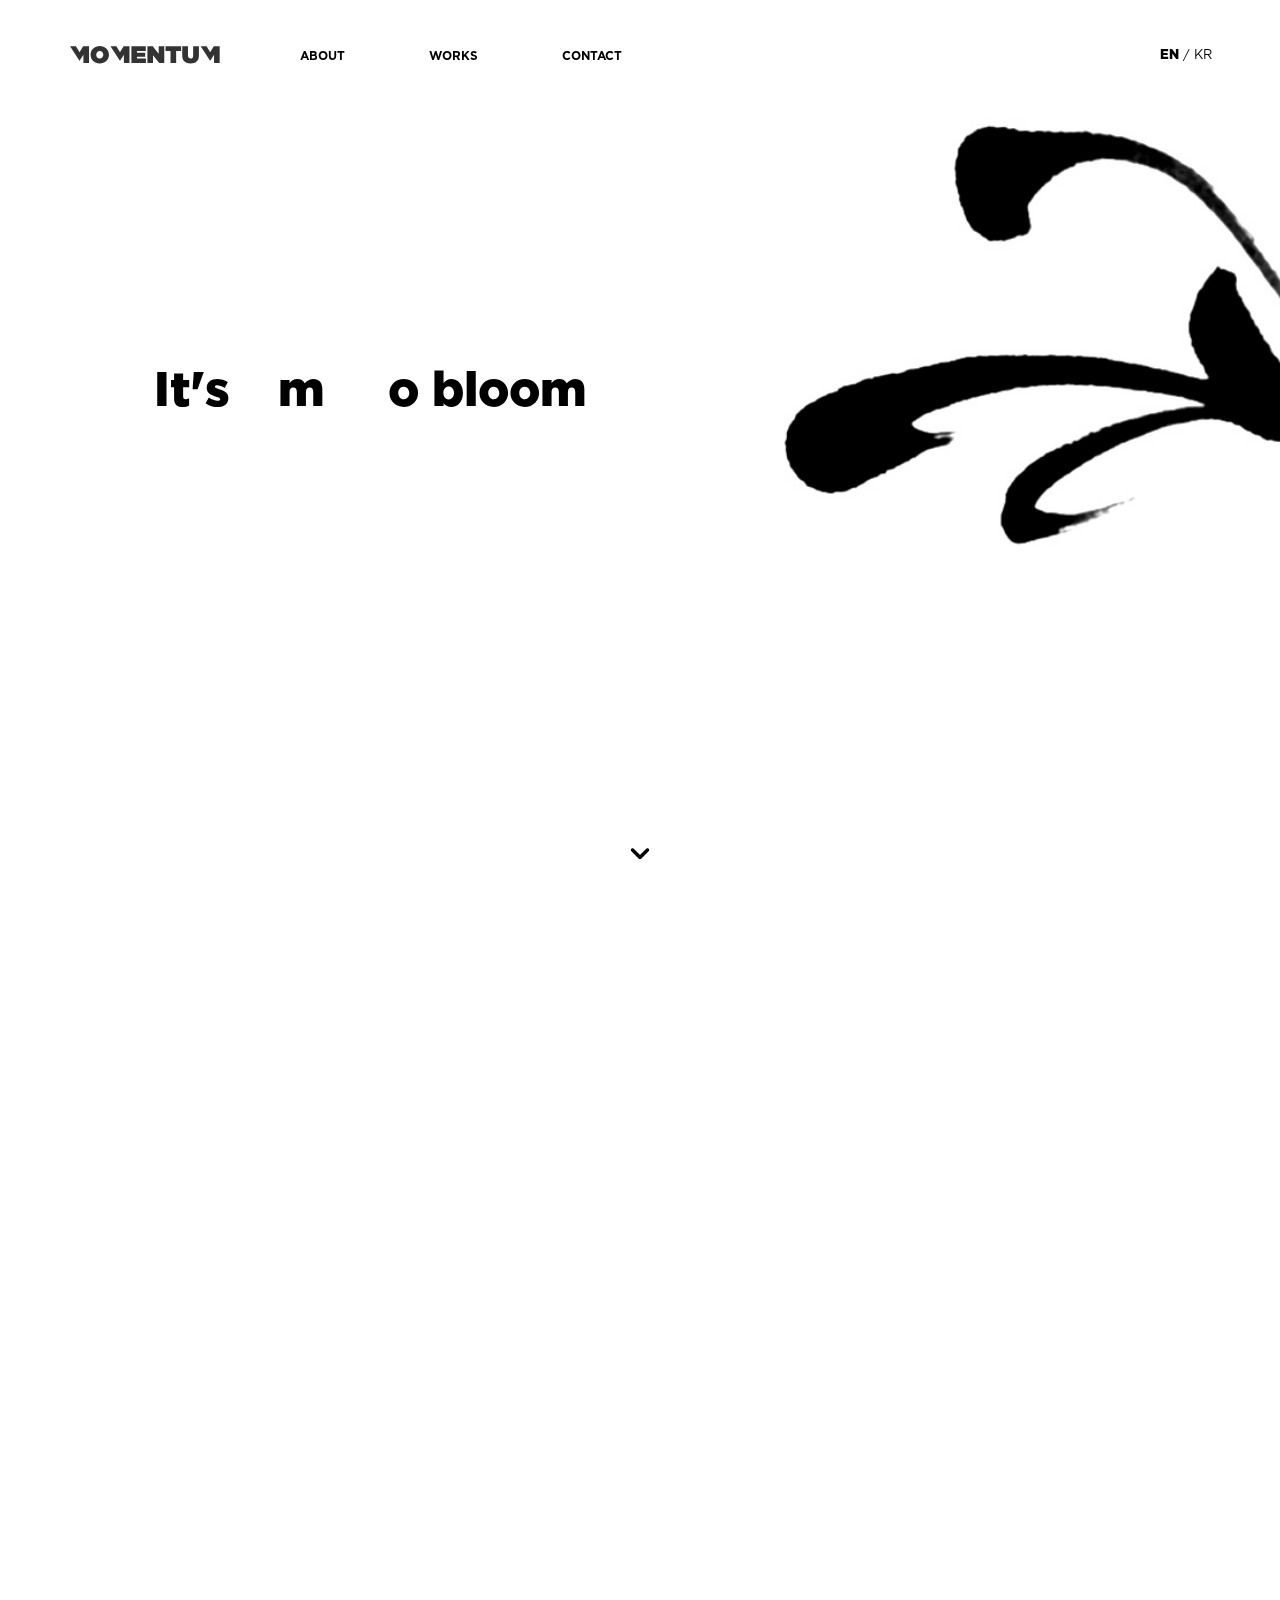
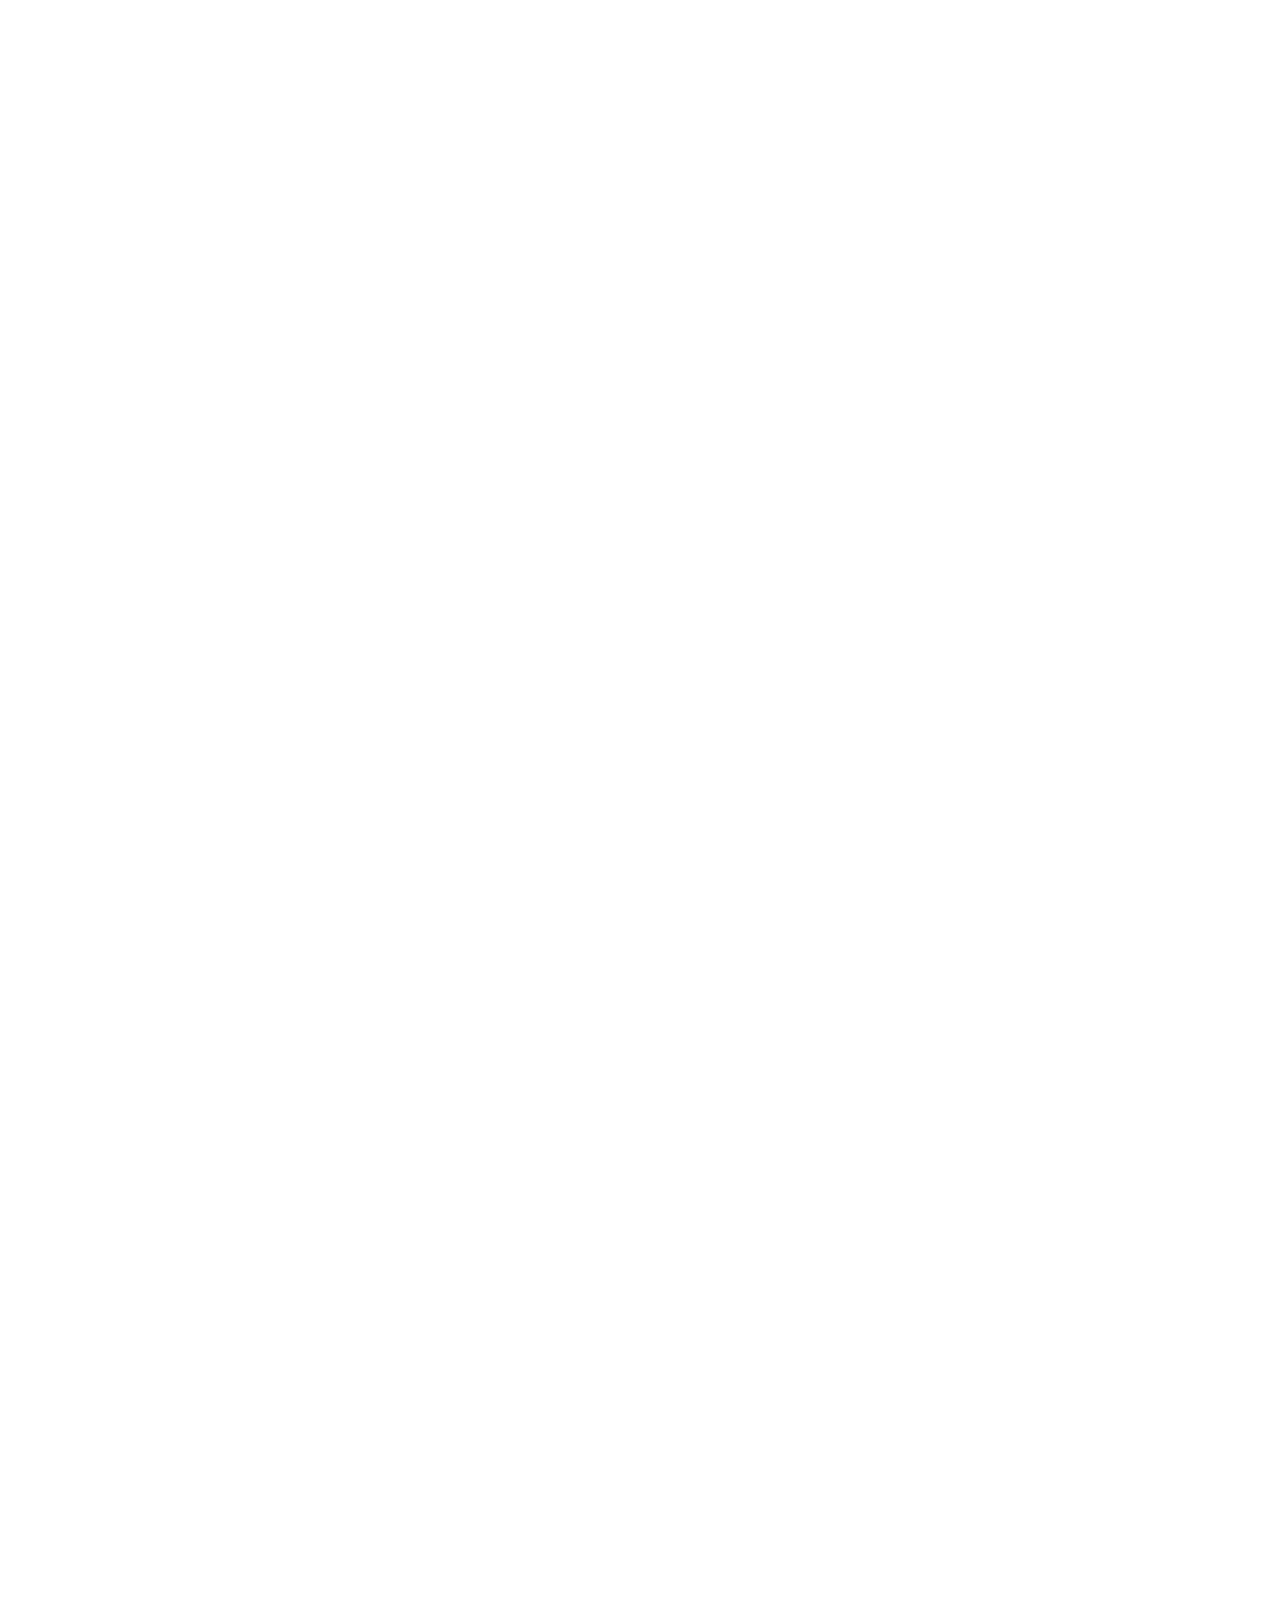
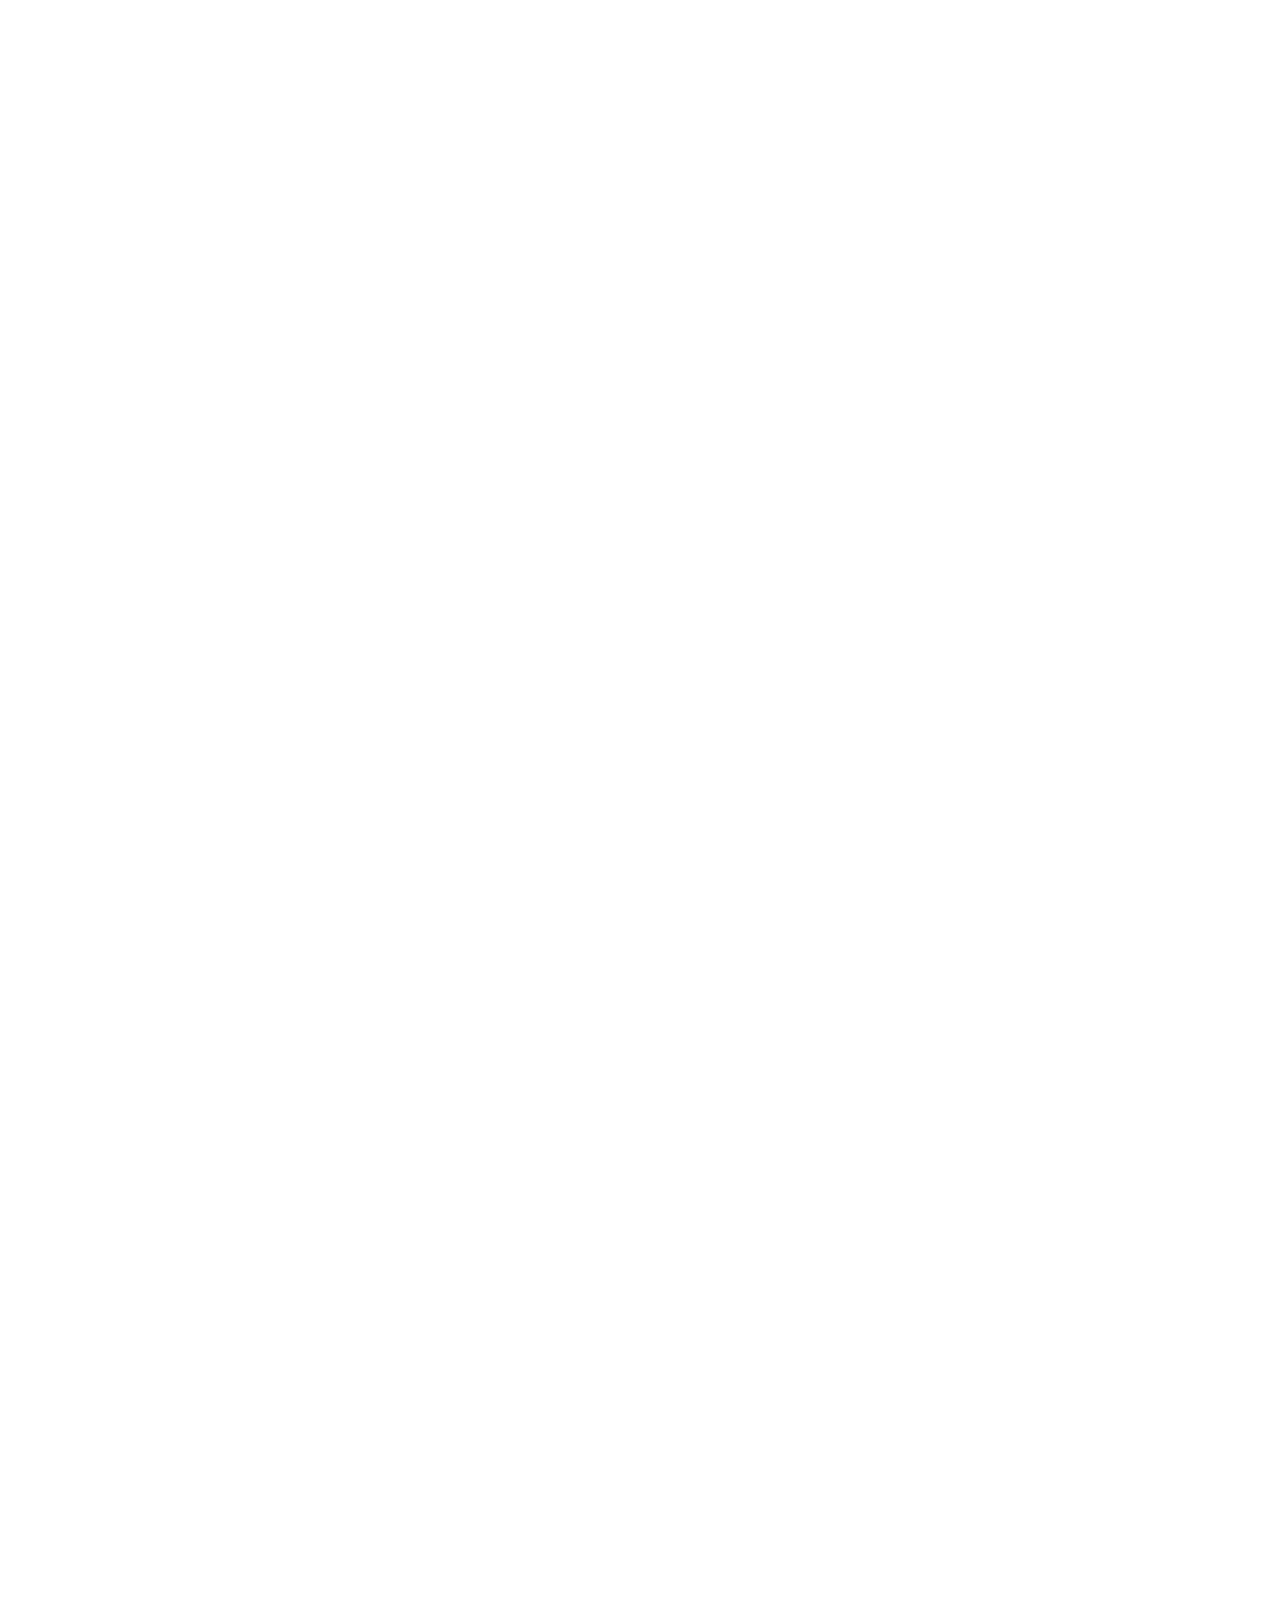
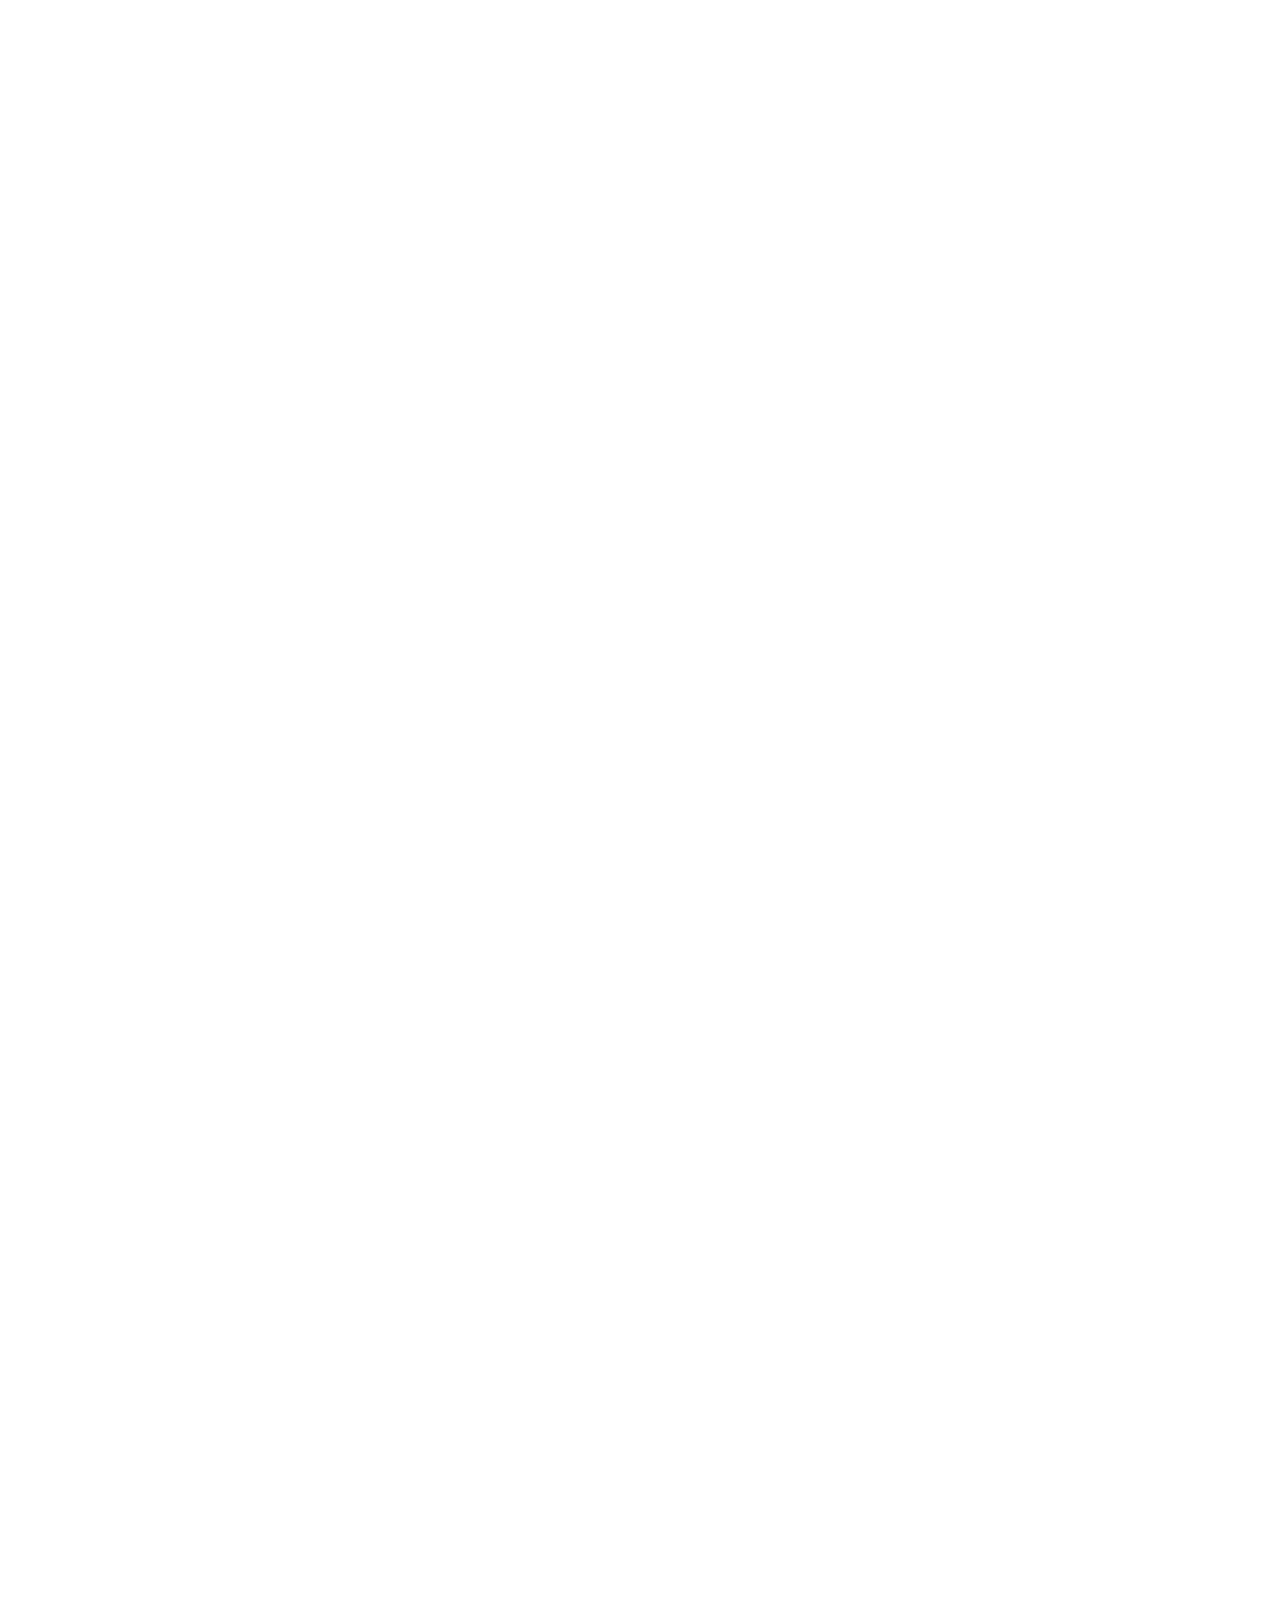
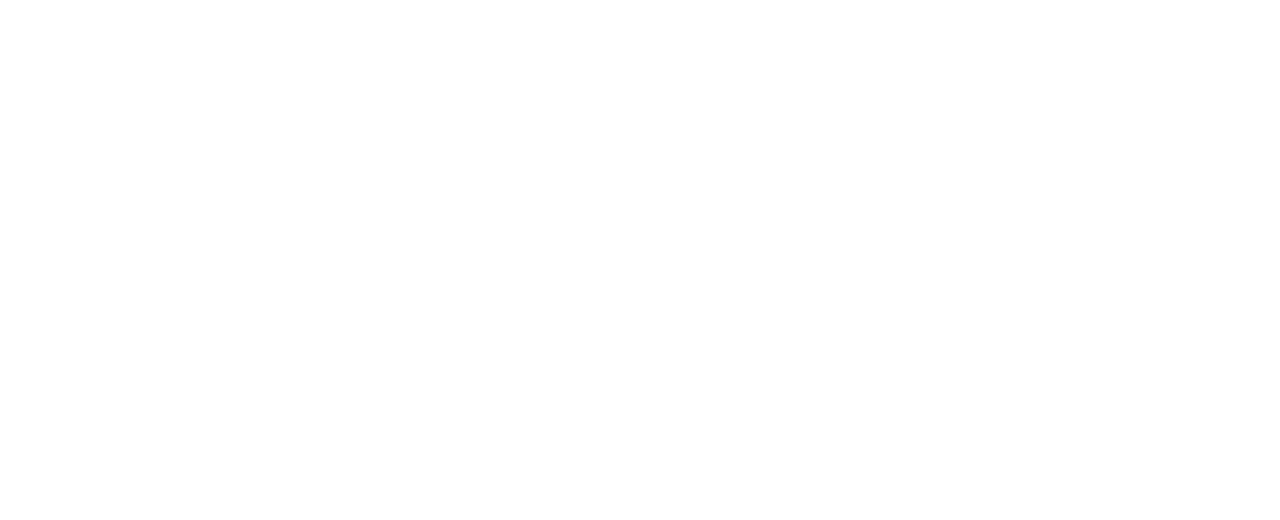
<file: index.html>
<html>
	<head>
		<title>MOMENTUM</title>
		<link rel="icon" href="css/img/favicon.ico?" type="image/x-icon">
		<link rel='stylesheet' href='css/fonts.css' />
		<link rel='stylesheet' href='css/index.css' />
		<link rel='stylesheet' href='css/navbar.css' />
		<link rel='stylesheet' href='css/slides.css' />
		<link rel='stylesheet' href='css/about.css' />
		<link rel='stylesheet' href='css/work.css' />
		<link rel='stylesheet' href='css/contact.css' />
		<link rel='stylesheet' href='css/language.css' />
		 <script src="http://ajax.googleapis.com/ajax/libs/jquery/1.11.2/jquery.min.js"></script>
		<script>window.jQuery || document.write('<script src="assets/components/jquery.js"><\/script>');</script>
		

<!-- For animated text ---->
		<script src="js/textillate-master/jquery.textillate.js"></script> 
		<script src="js/textillate-master/assets/jquery.fittext.js"></script> 
		<script src="js/textillate-master/assets/jquery.lettering.js"></script> 

		<!--link rel='stylesheet' href='js/textillate-master/assets/style.css' /-->
		<link rel='stylesheet' href='js/textillate-master/assets/animate.css' />
<!-- For animated text ---->

		<script src="js/language.js"></script> 
		<script src="js/main.js"></script> 
		<script src="js/navbar.js"></script> 
		<script src="js/contact.js"></script> 


<!-- Google Analytics ---->
<script>
  (function(i,s,o,g,r,a,m){i['GoogleAnalyticsObject']=r;i[r]=i[r]||function(){
  (i[r].q=i[r].q||[]).push(arguments)},i[r].l=1*new Date();a=s.createElement(o),
  m=s.getElementsByTagName(o)[0];a.async=1;a.src=g;m.parentNode.insertBefore(a,m)
  })(window,document,'script','https://www.google-analytics.com/analytics.js','ga');

  ga('create', 'UA-82692728-1', 'auto');
  ga('send', 'pageview');

</script>



	</head>
	<body>
<div id="container">
			<div id="navBar">
				<ul>	
					<li id="momentumLogo"></li>	
					<li id="about" class="topMenu">ABOUT<div class="bottom"></div></li>
					<li class="topMenu">WORKS<div class="bottom"></div></li>
					<li class="topMenu">CONTACT<div class="bottom"></div></li>

					<div id="langSelector">
						<span class="en selected">EN</span> / <span class="kr unselected">KR</span>
					</div>

				</ul>
			</div>
			<ul id="parentslides">
				<div id="whiteSheet"></div>
				<li id="aboutSlides" class="slidesParent">
					<div id="aboutImage" class="english"></div>
					<div id="aboutImage" class="korean"></div>
					<ul>
						<li id="about1">
							<div class="titleContainer">
								<div class="title english"> It's time to bloom </div>
								<div class="title korean"> 이제는 꽃 피울 시간 </div>
							</div>
							<div class="downArrowContainer"><div class="downArrow"></div></div>
							
						</li>
						<li id="about2">
							<div class="titleContainer">
								<div class="title english"> Design for startups </div>
								<div class="title korean">  스타트업을 위한 디자인 </div>
							</div>
							<div class="aboutText">
								<div class="english">
									<p> Startup isn't easy. Whether it's getting first users or raising funding you need an elegant design. <br />
	We will be your first designer and creative partner to help you succeed in achieving your goals. We are different. We are simple, flexible, and iterative.
									</p>
									<p> After more than 10 years consulting for multiple industries and businesses, we decided that we really, really love working for startups. <br />
									We're on a mission to support as many startups as possible towards their product success. We share your vision and passion, support your commitment, and help you create the next great story.
									</p>
									<p> Share your passion, and we will be a reliable partner for your exciting journey.	
									</p>
								</div>
								<div class="korean">

									<p>모멘텀.lol은 실리콘밸리에서 일하고 있는 UX 디자이너 홍윤정의 스타트업에 대한 애정으로 시작된 디자인 컨설팅 그룹입니다. 10년이 넘게 크고 작은 많은 기업과 함께 일하며 쌓은 노하우와 미국 현지에서 습득한 최신 기술과 디자인 트렌드에 대한 이해를 바탕으로 최대한 많은 스타트업을 돕겠다는 사명감으로 일하고 있습니다.<br/>
									</p>
									<p> 우리는 스타트업이 그들만의 창의성과 도전의식을 바탕으로 현존하는 많은 문제들을 해결해 줄 것이라 믿습니다. 따라서, 성공적인 스타트업은 우리의 미래를 결정짓는 원동력이며, 우리는 당신이 만들어가는 미래를 향한 여정을 함께 하고자 합니다. 좋은 디자인은 상품 차별화와 고객 만족을 위한 전략적 도구이고, 우리의 디자인 방법론은 아이디어가 상품으로 시장에 나오기까지… 그리고 고객과의 소통을 통해 보다 나은 상품으로 거듭 나기까지 상품 개발의 전분야에 기여합니다. <br/>
									</p>
									<p>당신이 가진 비전과 열정을 나누어 주세요. 헌신적인 파트너가 되겠습니다.
									</p>



								</div>
							</div>
							<div class="downArrowContainer"><div class="downArrow"></div></div>
						</li>
						<li id="about3">
							<div class="titleContainer">
								<div class="title english"> What We Do </div>
								<div class="title korean"> 우리가 하는 일 </div>
								<div id="about3TextContainer">

									<div class="english">
										<div class="aboutText">
											<h2>BRANDING</h2>
											You need a brand. Brand is not just a logo but it's a promise to your customer. We help you create a brand that stands out in your competition.
										</div>
										<div class="aboutText">
											<h2>HOMEPAGE</h2>
										Whether you need a simple landing page, online store, or marketing blog, we provide a custom made design that's fully responsive and beautiful.
										</div>
										<div class="aboutText">
											<h2>STRATEGY</h2>
									You need a plan. We work with you to identify target customers, jobs and solutions. Our experience working for many startups and industry leaders will add an extra value for your success. 	
										</div>
										<div class="aboutText">
											<h2>CONCEPT</h2>
											We like listeing what you want and how to change the world. We will help you create a great product concpet through conversations, brainstorming, and whiteboarding.
										</div>
										<div class="aboutText">
											<h2>UI/UX</h2>
											We fiercely focus on creating an elegant user interface and delivering a great user experience which is functional, usable and thoughtfully designed. We believe that the great user experience is the key to your business success. 	
										</div>
										<div class="aboutText">
											<h2>DEVELOPMENT</h2>
									Ready to build but need engineering help? Consult with us. From a simple website to a mobile app, our global engineering network can help  a product development on time within budget.	
										</div>

									</div>


									<div class="korean">
										<div class="aboutText">
											<h2>브랜딩</h2>
											브랜드는 고객과의 약속입니다. 단순한 로고나 이름만으로는 부족합니다. 저희는 무수한 경쟁속에서 한번 더 생각나게 할 수 있는 브랜드, 그리고 스토리를 만들도록 도와드리겠습니다.
										</div>
										<div class="aboutText">
											<h2>홈페이지</h2>
										상품 홍보,  온라인 스토어, 기업 소개, 또는 마케팅을 위한 블로그까지… 템플릿이 아닌 100% 커스터마이즈드된 디자인, 브랜드와 고객 사용성, 그리고 비즈니스 목적에 최적화된 디자인을 제공합니다.
										</div>
										<div class="aboutText">
											<h2>전략</h2>
									스타트업 성공의 핵심은 새로운 시장 발견과 그 시장에 최적화된 상품을 개발하는 것입니다. 우리는 디자인을 통해 최상의 상품 개발은 물론 시장 발견에 유용한 다양한 툴을 제공합니다. 

										</div>
										<div class="aboutText">
											<h2>컨셉</h2>
											아이디어가 있습니까? 당신의 아이디어가 상품으로 시장에 나올 수 있도록 도와드리겠습니다. 별도의 비용없이 브레인 스토밍과 시장 경쟁 분석을 도와드립니다.
										</div>
										<div class="aboutText">
											<h2>UI/UX</h2>
											우리는 좋은 디자인이 스타트업의 성공을 만든다고 믿습니다. 단순한 외적 아름다움이 아닌 사용하기 편하며 기능적인 디자인.. 그것이 좋은 디자인입니다.
										</div>
										<div class="aboutText">
											<h2>개발</h2>
											개발지원이 필요한가요? 우리와 상의하세요.
	모바일부터 데스크탑 애플리케이션, 게임까지 실리콘밸리에서 활동하고 있는 최고의 개발자 그룹을 연결하여 빠른 시간안에 상품이 시장에 나올 수 있도록 지원합니다.	
										</div>
									</div>



								</div>
							</div>
						</li>
					</ul>
				</li>
				<li id="workSlides" class="slidesParent">
					<div id="workBox"></div>
					<div class="verticalDotsContainer">
						<div class="verticalDots">
							<ul>
								<li class="selected"><div></div></li>
								<li><div></div></li>
								<li><div></div></li>
								<li><div></div></li>
								<li><div></div></li>
							</ul>
						</div>
					</div>	
					<ul>	
						<li> <!-- Work > Hungry Panda  -->
							<div class="workContainer" id="hungryPanda_container">
								<div class="workContainerInner">
									<div id="hungryPanda_text" class="workText english">
										<div class="workTitle">
											<div class="workTitleLeft"><h1>HUNGRY PANDA</h1></div>
											<div class="workTitleRight" id="hungryPanda_titleRight">iOS App</div>
										</div>
										<p>Discover and select foods like a dating. Hungry Panda provides a unique, exciting experience for hungry youngsters who are craving for new and deliciou adventures. Sharing your food journey with your friends and setting up social gatherings with a simple inviation feature, you can turn this everyday headache to pleasant event! </p>
									</div>

									<div id="hungryPanda_text" class="workText korean">
										<div class="workTitle">
											<div class="workTitleLeft"><h1>HUNGRY PANDA</h1></div>
											<div class="workTitleRight" id="hungryPanda_titleRight">iOS App</div>
										</div>
										<p>헝그리 판다는 배고픈 청춘들 위해 개발된 새로운 개념의 음식앱으로 개인의 취향과 이전 경험, 그리고 시간과 공간을 고려한 음식 매치메이킹 앱으로서 “무엇을 먹을까?”라는 그 끝없는 우리의 고민에 대한 완벽한 해답을 제공해 줍니다. 다양한 전 세계 음식을 소개하고, 음식을 판매하는 주변 식당 정보 제공은 기본, 간편하게 친구들을 초대할 수 있고, 나의 음식 탐험을 친구들과 공유할 수 있게 해주어 매일 매일의 즐거운 음식 탐험을 가능하도록 합니다. </p>
									</div>


									<div class="workImage" id="hungryPanda_img"></div>
								</div>
							</div>
						</li> 
						<li> <!-- Work > Allegro  -->
							<div class="workContainer" id="allegro_container">
								<div class="workContainerInner">
									<div id="allegro_text" class="workText english">
										<div class="workTitle">
											<div class="workTitleLeft"><h1>SPECIALS</h1></div>
											<div class="workTitleRight" id="allegro_titleRight">Allegro Lab / iOS App</div>
										</div>
										<p>Do you enjoy eating out? Do you want to enjoy more with less money? Specials apps help you find dining specials and coupons from local restaurants. It collects and ranks deals everyday. This is not one of the typical coupon apps. Focusing on local deals it covers a very extensive</p> 
									</div>

									<div id="allegro_text" class="workText korean">
										<div class="workTitle">
											<div class="workTitleLeft"><h1>SPECIALS</h1></div>
											<div class="workTitleRight" id="allegro_titleRight">Allegro Lab / iOS App</div>
										</div>
										<p> 요리는 싫고 외식은 너무 비싸고... 항상 시간에 쫒기는 바쁜 일상을 살다보면 요리보다는 외식을 주로 하게 되는데.. 문제는 어제는 어떻게 좀 싸게 잘 먹을 수 없을까? 라는 것이죠. 스페셜즈 앱은 실시간으로 당신 주변에 있는 배달 전문점과 식당들의 할인 쿠폰을 검색해서 매일 새로운 정보를 배달해주고, 실시간으로 주변 식당 및 배달 전문점 검색을 지도를 통해 바로 확인 할 수 있는 기능을 제공함으로써 일반 쿠폰앱과는 달리 실시간 사용이 가능하다는 장점이 있습니다.</p> 
									</div>


									<div class="workImage" id="allegro_img"></div>
								</div>
							</div>
						</li> 
						<li> <!-- Work > UE BOOM  -->
							<div class="workcontainer" id="ue_container">
								<div class="workContainerInner">
									<div id="ue_text" class="worktext english">
										<div class="worktitle">
											<div class="worktitleleft"><h1>UE BOOM</h1></div>
											<div class="worktitleright" id="ue_titleright">logitech / iOS App</div>
										</div>
										<p>Music goes social! ue boom 2 is the 360-degree wireless bluetooth speaker that blasts loud, insanely great sound with deep, powerful bass. We created the companion app that controls the volume, equalizer, and mixer. The app helps users enjoy the continuing brand excitements too on their phone.</p> 
									</div>

									<div id="ue_text" class="worktext korean">
										<div class="worktitle">
											<div class="worktitleleft"><h1>UE BOOM</h1></div>
											<div class="worktitleright" id="ue_titleright">logitech / iOS App</div>
										</div>
										<p>함께하는 음악! 작지만 파워풀한 베이스와 깊은 사운드를 만들어 내는 360도 무선 블루투스 스피커 UE Boom! 우리는 이 멋진 스피커와 연동해서 사용할 수 있는 모바일 앱을 디자인했습니다. 앱을 통해 원격으로 스피커의 볼륨은 물론 다양한 사운드를 만들어 낼 수 있는 이퀄라이저, 그리고 믹서를 제공하여 어떠한 음악도 자신만의 색깔로 새롭게 탄생시킬 수 있으며 이 밖에 알람, 명상 음악, 컴퓨터나 TV 등과의 연동 등 음악과 사운드라는 태마를 통해 가능한 많은 기능들을 탑재하여 사용자들에게 확장된 즐거움을 체험을 할 수 있도록 합니다.</p> 
									</div>


									<div class="workimage" id="ue_img"></div>
								</div>
							</div>
						</li>  
						<li> <!-- Work > SpeechMonk  -->
							<div class="workcontainer" id="speechMonk_container">
								<div class="workContainerInner">
									<div id="speechMonk_text" class="worktext english">
										<div class="worktitle">
											<div id="speechMonk_link" class="worklink"><a href="http://www.speechmonk.io" target="_blank">VISIT WEBSITE</a></div>
											<div class="worktitleleft"><h1>SPEECHMONK</h1></div>
											<div class="worktitleright" id="speechMonk_titleright">Talkative / Desktop</div>
										</div>
										<p>SpeechMonk is an English exercise platform for non-native speakers to improve their English proficiency. Using speech recognition, sound visualization, and deep learning technologies, it helps users enhance accents, pronunciation, and intonation with 10 mins exercise a day.</p> 

									</div>

									<div id="speechMonk_text" class="worktext korean">
										<div class="worktitle">
											<div id="speechMonk_link" class="worklink"><a href="http://www.speechmonk.io" target="_blank">VISIT WEBSITE</a></div>
											<div class="worktitleleft"><h1>SPEECHMONK</h1></div>
											<div class="worktitleright" id="speechMonk_titleright">Talkative / Desktop</div>
										</div>
										<p>영어 발음 훌련 플랫폼 스피치몽크: 중급 이상의 영어 실력을 갖춘 분들이라면 누구나 간편하게 하루 10분 연습을 통해 영어 고급 표현을 습득할 수 있습니다. 뿐만 아니라, 강세, 발음, 그리고 억양 등 정확한 의사소통과 정말 자연스러운 영어 사운드를 만들 수 있도록 사용자의 소리를 분석해서 실시간으로 잘못된 부분을 정확하게 영어에 대한 자신감이 부쩍 늘어날 것입니다. 
										</p> 

									</div>


									<div class="crossfade workImage2">
										<div style="background-image:url('css/img/work_speechmonk.png');" ></div>
										<div style="background-image:url('css/img/work_speechmonk_1.png');" ></div>
										<div style="background-image:url('css/img/work_speechmonk_2.png');" ></div>
										<div style="background-image:url('css/img/work_speechmonk_3.png');" ></div>
										<div style="background-image:url('css/img/work_speechmonk_4.png');" ></div>
									</div>
								</div>
							</div>
						</li>
						<li> <!-- Work > Super Math World  -->
							<div class="workContainer" id="smw_container">
								<div class="workContainerInner">
									<div id="smw_text" class="worktext english">
										<div class="worktitle">
											<div id="smw_link" class="workLink"><a href="http://www.supermathworld.com" target="_blank">VISIT WEBSITE</a></div>
											<div class="worktitleleft"><h1>SUPER MATH WORLD</h1></div>
											<div class="worktitleright" id="smw_titleRight">Imaginary Number / Desktop</div>
										</div>
										<p> Super Math World is a fully immersive 3-D game platform for students and teachers to learn and pracitice elementary mathematics. It also provides tools for teachers to create and customize their own content and lesson plans.</p>
									</div>

									<div id="smw_text" class="worktext korean">
										<div class="worktitle">
											<div id="smw_link" class="workLink"><a href="http://www.supermathworld.com" target="_blank">VISIT WEBSITE</a></div>
											<div class="worktitleleft"><h1>SUPER MATH WORLD</h1></div>
											<div class="worktitleright" id="smw_titleRight">Imaginary Number / Desktop</div>
										</div>
										<p>3D 게임으로 수학을 배우고 가르칠 수 있는 학생과 선생님을 위한 수학 게임 플래폼: 슈퍼매스월드는 초등학생 수준의 기초 수학 개념을 가상 공간을 여행하는 게임 캐릭터의 모험을 통해 자연스럽고 즐겁게 습득할 수 있도록 도와줍니다. 게임과 수학의 결합, 그리고 누구나 자신만의 게임을 만들어 공유할 수 있는 저작툴을 제공함으로써 학교에서 그리고 가정에서 원하는 과정을 학습할 수 있도록 합니다.</p>
									</div>

									<div class="crossfade workImage2">
										<div style="background-image:url('css/img/work_smw.png');" ></div>
										<div style="background-image:url('css/img/work_smw_1.png');" ></div>
										<div style="background-image:url('css/img/work_smw_2.png');" ></div>
										<div style="background-image:url('css/img/work_smw_3.png');" ></div>
										<div style="background-image:url('css/img/work_smw_4.png');" ></div>
									</div>

								</div>
							</div>
						</li>
						<!-- removed PEER.IM <li> 
							<div class="workContainer" id="peer_container">
								<div class="workContainerInner">
									<div id="peer_text" class="workText">
										<div class="workTitle">
											<div id="peer_link" class="workLink"><a href="#">VISIT WEBSITE</a></div>
											<div class="workTitleLeft"><h1>PEER.IM</h1></div>
											<div class="workTitleRight" id="peer_titleRight">iOS App</div>
										</div>
										<p>Peer.im is an Enterprise Instant Messenger for team and customer communication. The Santa Clara based startup creates an ideal business communicaiton solution that enables the internal and external everyday conversation easy and seamless. We worked on their brand identity, landing page, and desktop and mobile interface design. </p>
									</div>
									<div class="workImage" id="peer_img"></div>
								</div>
							</div>
						</li> --> 
					</ul>
				</li>
				<li id="contactSlide" class="slidesParent">
					<h1> CONTACT </h1>
						<div id="contactAfter">
							<div class="korean">
									<div class="checkmark"></div>
									<h1>메세지가 성공적으로 전송되었습니다!</h1>
									<p>최대한 빠른 시간 내에 확인하고 답변드리도록 하겠습니다. </p>
									<p>좋은 하루 되시기 바랍니다 ;D</p>
									<a href="#" onclick="javascript:MoveToSlide(0,0);">Homepage</a>
							</div>
							<div class="english">
								<div class="checkmark"></div>
								<h1>Thanks buddy!</h1>
								<p>You are so awesome! </p>
								<p>Can't wait to work with you. ;D</p>
								<a href="#" onclick="javascript:MoveToSlide(0,0);">Homepage</a>
							</div>
						</div>

					<div id="contactInner" class="english">
						<p>Drop a line if you are interested in hiring, joining, and talking to us </p>
						<div id="form" class="contact-us-form">
								
							<form id="contactForm" target="_self" onsubmit="" action="javascript: saveContact()">
								<input id="name" type="text" name="name" value="Your Name">
								<div id="nameError" style="display:none;color:red;font-size:13px;">Please let us know who you are!</div>
								<input id="email" type="text" name="email" value="Your Email">
								<div id="emailError" style="display:none;color:red;font-size:13px;height:26px">Invalid email address. Use the format 'name@domain.com'</div>
								<select id="select">
								  <option value=1>I have an idea! Tell us more about what you would like to build.</option>
								  <option value=2>I need a help with an existing project.</option>
								  <option value=3>I am interested in working for MOMENTUM - yes! we are looking for talents.</option>
								  <option value=4>Not sure what to say but just want to chat - of course, you do :D</option>
								</select>
								<textarea id="message" name="message">Message</textarea>
									<button id="send" type="submit">
										SUBMIT
									</button>
								</div>
								<div style="width: 100%; display: block; float: right; padding-top: 15px;">
									<div class="requestSubmited" style="display:none; text-align: center;">Your request has been sent!</div>
								</div>
							</form>

					</div>
					<div id="contactInner_kr" class="korean">
						<p>프로젝트 의뢰 또는 저희에 대해 궁금한 사항이 있으시면 언제든 연락주시기 바랍니다. </p>
						<div id="form_kr" class="contact-us-form">
								
							<form id="contactForm_kr" target="_self" onsubmit="" action="javascript: saveContactKr()">
								<input id="name_kr" type="text" name="name" value="이름">
								<div id="nameError_kr" style="display:none;color:red;font-size:11px;">누구신지 알려주세요! </div>
								<input id="email_kr" type="text" name="email" value="이메일">
								<div id="emailError_kr" style="display:none;color:red;font-size:11px;height:26px">이메일 주소를 확인해 주세요. 바른 표기는 여기 처럼 name@domain.com'</div>
								<select id="select_kr">
								  <option value=1>아이디어만 있습니다.</option>
								  <option value=2>현재 진행중인 프로젝트에 도움이 필요합니다.</option>
								  <option value=3>모멘텀과 함께 일하고 싶습니다.</option>
								  <option value=4>특별한 것은 없지만 여러 가능성에 대해서 이야기 해보고 싶습니다.</option>
								</select>
								<textarea id="message_kr" name="message">메세지</textarea>
									<button id="send" type="submit">
										SUBMIT
									</button>
								</div>
								<div style="width: 100%; display: block; float: right; padding-top: 15px;">
									<div class="requestSubmited" style="display:none; text-align: center;">메세지가 전송되었습니다.</div>
								</div>
							</form>
						</div>
					</div>


	
				</li>
			</ul>
		</div>
	</body>
</html>
</file>
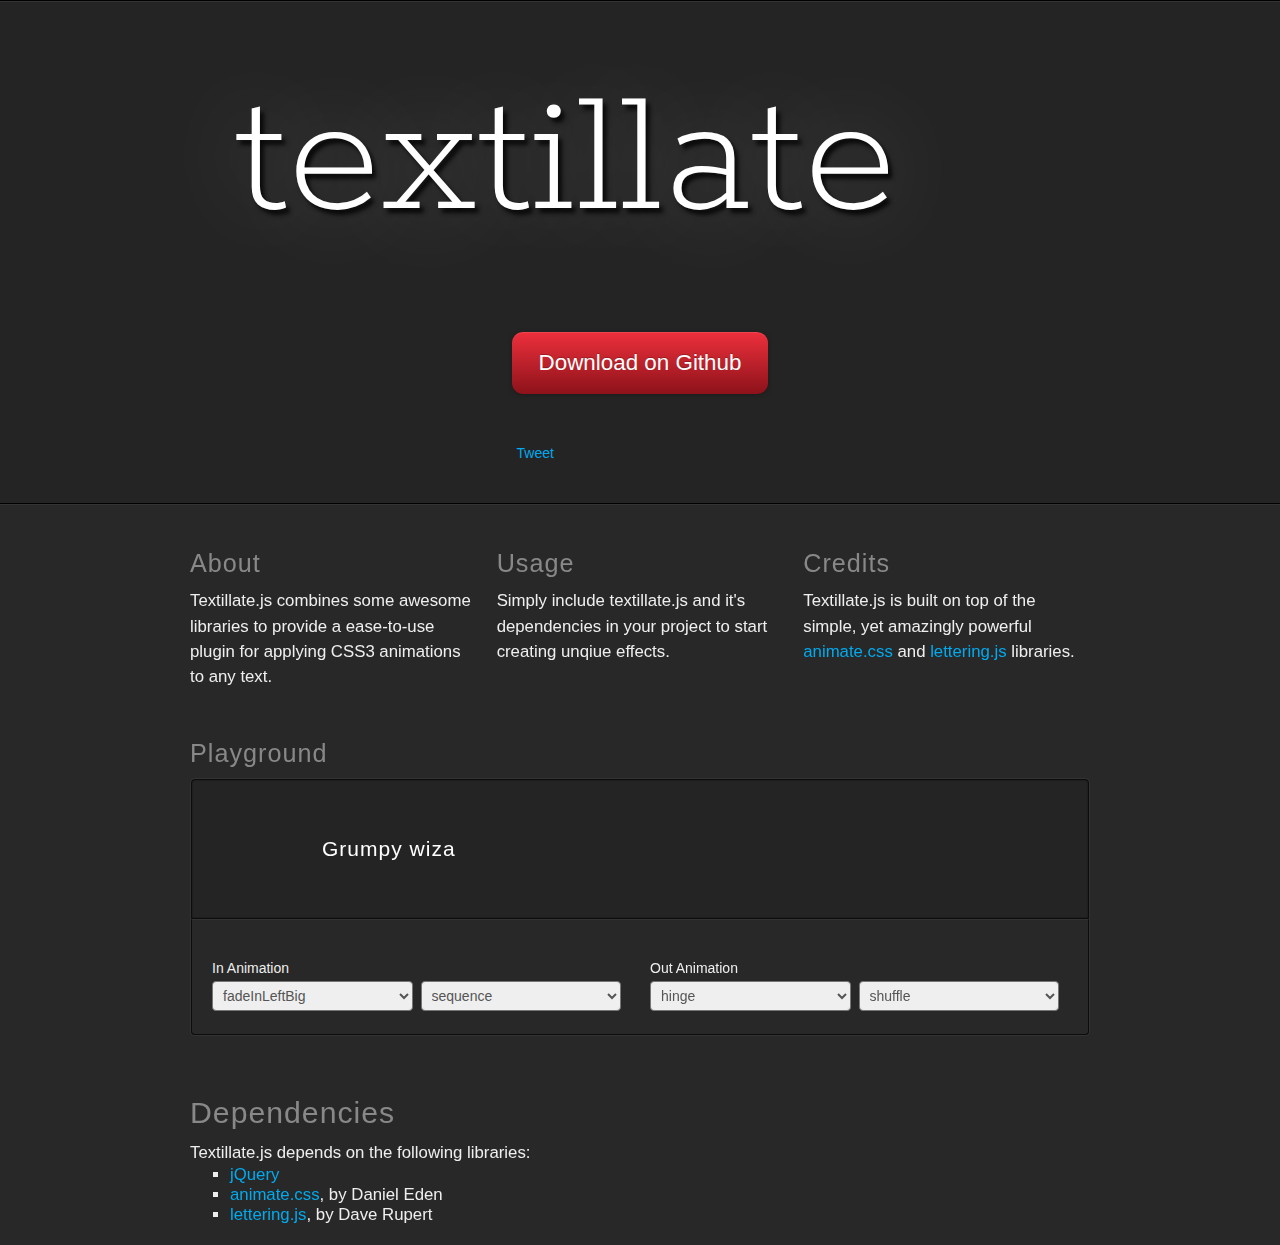
<file: js/textillate-master/index.html>
<!DOCTYPE HTML>
<html>
  <meta charset="utf-8">
  <meta http-equiv="X-UA-Compatible" content="chrome=1">
  <meta name="viewport" content="width=device-width, initial-scale=1.0">
  <title>Textillate.js</title>
  <link href="assets/animate.css" rel="stylesheet">
  <link href="assets/style.css" rel="stylesheet">
  <link href='http://fonts.googleapis.com/css?family=Rokkitt' rel='stylesheet' type='text/css'>
  <body>
    <div class="decal"></div>
		<div class="jumbotron">
			<div class="container">
  		  <h1 class="glow in tlt">textillate.js</h1>
  		  <p class="tlt" data-in-effect="bounceInDown">
  		  	A simple plugin for CSS3 text animations.
  		  </p>
        <div>
          <a href="https://github.com/jschr/textillate" class="btn fade in">Download on Github</a>
        </div>
        <div>
          <a 
            class="twitter-share-button" 
            href="https://twitter.com/share"
            data-text="Textillate.js - A simple plugin for CSS3 text animations"
            data-url="http://textillate.js.org"
            data-via="_jschr">
            Tweet
          </a>&nbsp;&nbsp;
          <iframe 
            src="https://ghbtns.com/github-btn.html?user=jschr&repo=textillate&type=star&count=true&v=2" 
            frameborder="0" 
            scrolling="0" 
            width="100px" 
            height="20px">
          </iframe>
          <iframe 
            src="https://ghbtns.com/github-btn.html?user=jschr&repo=textillate&type=fork&count=true" 
            frameborder="0" 
            scrolling="0" 
            width="90px" 
            height="20px">
          </iframe>
        </div>
  		</div>
  	</div>
    <div class="decal"></div>
  	<div class="container fade in">
      <div class="about">
        <div class="grid grid-pad">
          <section class="col-1-3">
            <h2>About</h2>
            <p>Textillate.js combines some awesome libraries to provide a ease-to-use plugin for applying CSS3 animations to any text.</p>
          </section>
          <section class="col-1-3">
            <h2>Usage</h2>
            <p>Simply include textillate.js and it's dependencies in your project to start creating unqiue effects.</p>
          </section>
          <section class="col-1-3">
            <h2>Credits</h2>
            <p>Textillate.js is built on top of the simple, yet amazingly powerful <a href="http://daneden.me/animate">animate.css</a> and <a href="http://letteringjs.com">lettering.js</a> libraries.</p>
          </section>
        </div>
      </div>
      <!--<div class="grid grid-pad">
        <section class="col-1-1">
          <h2>Examples</h2>
          <pre><code class="xml"><span id="example">Some Text</span></code></pre>
          <pre><code class="javascript">$('#example').textillate()</code></pre>
        </section>
      </div>-->
      <div class="grid grid-pad">
        <section class="col-1-1">
            <h2>Playground</h2>
            <div class="playground grid">
              <div class="col-1-1 viewport">
                  <div class="tlt">
                    <ul class="texts" style="display: none">
                      <li>Grumpy wizards make toxic brew for the evil Queen and Jack.</li>
                      <li>The quick brown fox jumps over the lazy dog.</li>
                    </ul>
                  </div>
              </div>
              <div class="col-1-1 controls" style="padding-right: 0">
                <form class="grid grid-pad">
                  <div class="control col-1-2">
                    <label>In Animation</label>
                    <select data-key="effect" data-type="in"></select>
                    <select data-key="type" data-type="in">
                      <option value="">sequence</option>
                      <option value="reverse">reverse</option>
                      <option value="sync">sync</option>
                      <option value="shuffle">shuffle</option>
                    </select>
                  </div>
                  <div class="control col-1-2">
                    <label>Out Animation</label>
                    <select data-key="effect" data-type="out"></select>
                    <select data-key="type" data-type="out">
                      <option value="">sequence</option>
                      <option value="reverse">reverse</option>
                      <option value="sync">sync</option>
                      <option selected="selected" value="shuffle">shuffle</option>
                    </select>
                  </div>
                </form>
              </div>
            </div>
        </section>
      </div>
      <div class="grid grid-pad">
        <section class="col-1-1 deps">
            <h2>Dependencies</h2>
            <p>Textillate.js depends on the following libraries: </p>
            <div>
              <ul>
                <li><a href="http://jquery.com/">jQuery</a></li>
                <li><a href="http://daneden.me/animate/">animate.css</a>, by Daniel Eden</li>
                <li><a href="http://letteringjs.com/">lettering.js</a>, by Dave Rupert</li>
              </ul>
            </div>
        </section>
      </div>
  	</div>

<script src="http://ajax.googleapis.com/ajax/libs/jquery/1.9.0/jquery.min.js"></script>
<script src="assets/jquery.fittext.js"></script>
<script src="assets/jquery.lettering.js"></script>
<script src="http://yandex.st/highlightjs/7.3/highlight.min.js"></script>
<script src="jquery.textillate.js"></script>
<script>hljs.initHighlightingOnLoad();</script>
<script>
  $(function (){
    var log = function (msg) {
      return function () {
        if (console) console.log(msg);
      }
    }
    $('code').each(function () {
      var $this = $(this);
      $this.text($this.html());
    })

    var animateClasses = 'flash bounce shake tada swing wobble pulse flip flipInX flipOutX flipInY flipOutY fadeIn fadeInUp fadeInDown fadeInLeft fadeInRight fadeInUpBig fadeInDownBig fadeInLeftBig fadeInRightBig fadeOut fadeOutUp fadeOutDown fadeOutLeft fadeOutRight fadeOutUpBig fadeOutDownBig fadeOutLeftBig fadeOutRightBig bounceIn bounceInDown bounceInUp bounceInLeft bounceInRight bounceOut bounceOutDown bounceOutUp bounceOutLeft bounceOutRight rotateIn rotateInDownLeft rotateInDownRight rotateInUpLeft rotateInUpRight rotateOut rotateOutDownLeft rotateOutDownRight rotateOutUpLeft rotateOutUpRight hinge rollIn rollOut';

    var $form = $('.playground form')
      , $viewport = $('.playground .viewport');

    var getFormData = function () {
      var data = { 
        loop: true, 
        in: { callback: log('in callback called.') }, 
        out: { callback: log('out callback called.') }
      };
      
      $form.find('[data-key="effect"]').each(function () {
        var $this = $(this)
          , key = $this.data('key')
          , type = $this.data('type');

          data[type][key] = $this.val();
      });

      $form.find('[data-key="type"]').each(function () {
        var $this = $(this)
          , key = $this.data('key')
          , type = $this.data('type')
          , val = $this.val();

          data[type].shuffle = (val === 'shuffle');
          data[type].reverse = (val === 'reverse');
          data[type].sync = (val === 'sync');
      });

      return data;
    };

    $.each(animateClasses.split(' '), function (i, value) {
      var type = '[data-type]'
        , option = '<option value="' + value + '">' + value + '</option>';

      if (/Out/.test(value) || value === 'hinge') {
        type = '[data-type="out"]';
      } else if (/In/.test(value)) {
        type = '[data-type="in"]';
      } 

      if (type) {
        $form.find('[data-key="effect"]' + type).append(option);        
      }
    });

    $form.find('[data-key="effect"][data-type="in"]').val('fadeInLeftBig');
    $form.find('[data-key="effect"][data-type="out"]').val('hinge');

    $('.jumbotron h1')
      .fitText(0.5)
      .textillate({ in: { effect: 'flipInY' }});
    
    $('.jumbotron p')
      .fitText(3.2, { maxFontSize: 18 })
      .textillate({ initialDelay: 1000, in: { delay: 3, shuffle: true } });

    setTimeout(function () {
        $('.fade').addClass('in');
    }, 250);

    setTimeout(function () {
      $('h1.glow').removeClass('in');
    }, 2000);

    var $tlt = $viewport.find('.tlt')
      .on('start.tlt', log('start.tlt triggered.'))
      .on('inAnimationBegin.tlt', log('inAnimationBegin.tlt triggered.'))
      .on('inAnimationEnd.tlt', log('inAnimationEnd.tlt triggered.'))
      .on('outAnimationBegin.tlt', log('outAnimationBegin.tlt triggered.'))
      .on('outAnimationEnd.tlt', log('outAnimationEnd.tlt triggered.'))
      .on('end.tlt', log('end.tlt'));
    
    $form.on('change', function () {
      var obj = getFormData();
      $tlt.textillate(obj);
    }).trigger('change');

  });

	</script>
  <script>
    window.twttr=(function(d,s,id){var js,fjs=d.getElementsByTagName(s)[0],t=window.twttr||{};if(d.getElementById(id))return t;js=d.createElement(s);js.id=id;js.src="https://platform.twitter.com/widgets.js";fjs.parentNode.insertBefore(js,fjs);t._e=[];t.ready=function(f){t._e.push(f);};return t;}(document,"script","twitter-wjs"));
  </script>
  </body>
</html>
</file>
<file: css/fonts.css>
@font-face {
  font-family: "Gotham2";
	font-weight: normal;
  src: url('fonts/Gotham.otf') format('truetype');
}
@font-face {
  font-family: "Gotham-Bold";
	font-weight: bold;
  src: url('fonts/Gotham-Bold.otf') format('truetype'); 
}
@font-face {
  font-family: "Gotham-Black";
  src: url('fonts/Gotham-Black.otf') format('truetype'); 
}
@font-face {
  font-family: "Gotham-Book";
  src: url('fonts/Gotham-Book.otf') format('truetype'); 
}
@font-face {
  font-family: "SF-UI-Display-Regular";
  src: url('fonts/SF-UI-Display-Regular.otf') format('truetype');
}
@font-face {
  font-family: "GothamNarrow-XLight";
  src: url('fonts/GothamNarrow-XLight.otf') format('truetype');
}

@font-face {
  font-family: "GothamNarrow-Light";
  src: url('fonts/GothamNarrow-Light.otf') format('truetype');
}

@font-face {
  font-family: "Gotham-Thin";
  src: url('fonts/Gotham-Thin.otf') format('truetype');
}

@font-face {
  font-family: "Gotham-Light";
  src: url('fonts/Gotham-Light.otf') format('truetype');
}


@font-face {
  font-family: "AppleSD-Extra";
  font-weight: bold;
  src: url('fonts/AppleSDGothicNeo-ExtraBold.otf') format('truetype'); 
}
</file>
<file: css/index.css>
html, body, #container {
  font-family: 'SF UI Display Regular';
	padding: 0;
	margin: 0;
	border: 0;
}
body::-webkit-scrollbar { 
    display: none; 
}
ul {
	padding:0;
}

#container {
	background-color:white;
}


#vertical_gallery li {
	list-style: none;
	display:block;
	width:100%;
	height:100%;
	position:relative;
}
</file>
<file: css/navbar.css>
/* http://bradsknutson.com/blog/css-sliding-underline/ */
#navBar{
	position:fixed;
	z-index:20;
	padding-top:30px;
	padding-left:30px;
	padding-bottom:30px;
	color:black;
	width:100%;
	background-color:transparent;

}

#navBar ul {
	list-style:none;
	height:20px;
	float:left;
	width:100%;
}

#navBar li {
	margin: 0 40px;
	font-family: "Gotham-Bold";
	font-size:12px;
}

.topMenu {
	position:relative;
	display:inline-block;
	
    white-space: nowrap;
  
  }

.topMenu:hover {
	cursor:pointer;
}


/* 
.topMenu:hover .bottom {
	cursor:pointer;
	width: 100%;
	transition: width 0.5s ease-in-out;
	
}

*/


.topMenu .bottom {
	position:absolute;
	/*top:16px;*/
	width:0;
/*	transition: width 0.5s ease-in-out; */
	height:3px;
	background:white;

}


.topMenu.slected:not(:first-of-type)  {
	border-bottom:3px solid rgba(1,1,1,0);
	width:50px;
	transition: width 0.5s ease-in-out;
    white-space: nowrap;
 
 
}


.topMenu.selected_black:not(:first-of-type) {
	border-bottom:3px solid rgba(0,0,0,0);
}


/*
#navBar li.selected:not(:first-of-type)  {
	border-bottom: 3px solid white;
	width:0px;
	transition: width 0.2s ease-in;
    -ms-transition: width 0.2s ease-in;
    -moz-transition: width 0.2s ease-in;
    -webkit-transition: width 0.2s ease-in;
}

#navBar li.selected_black:not(:first-of-type)  {
	border-bottom: 3px solid black;
	transition: border-bottom 0.2s ease-in;
    -ms-transition: border-bottom 0.2s ease-in;
    -moz-transition: border-bottom 0.2s ease-in;
    -webkit-transition: border-bottom 0.2s ease-in;
}

/* #navBar li:not(:first-of-type):hover { */

#momentumLogo {
	float:left;
	background-image:url('img/logo_white.svg');
	background-repeat:no-repeat;
	background-size:100%;
	width:150px;
	height:20px;
	opacity:1;

}



#momentumLogo:hover {
	cursor:pointer;
	opacity:0.2;
	
	transition: opacity .3s ease-in;
   	-ms-transition: opacity .3s ease-in;
   	-moz-transition: opacity .3s ease-in;
   	-webkit-transition: opacity .3s ease-in;
}





#langSelector {
	float:right;
	width:60px;
	font-size: 13px;
	font-family: "Gotham-Book";
	padding-top:2px;
	padding-right:90px;	
	
}



.verticalDotsContainer {
	position:fixed;
	top:0;
	width:20px;
	height:100%;
	right:20px;
	z-index:30;
}

.verticalDots {
	position:relative;
	top:50%; /* calc(50% - 40px); */
}

.verticalDots ul {
	height:20px;
	list-style:none;
    vertical-align: middle;	
}

.verticalDots ul > li {
	height:100%;
	text-align:center;
}

.verticalDots ul > li > div {
	width:6px;	
	height:6px;
	background-color: rgba(125,125,125,0.3);	
	/* background-color:gray; */
	-webkit-border-radius: 3px;
	-moz-border-radius: 3px;
	border-radius: 3px;
}

.verticalDots ul > li > div.selected {
	background-color: white;
}
</file>
<file: css/slides.css>
#parentslides {
	margin:0;
}

.slidesParent {
	transition: opacity 0.4s ease-in;
    -ms-transition: opacity 0.4s ease-in;
    -moz-transition: opacity 0.4s ease-in;
    -webkit-transition: opacity 0.4s ease-in;
}
</file>
<file: css/about.css>
#aboutImage {
	background-image:url('img/b1_flower.jpg');
	background-size:cover;
	background-repeat:no-repeat;
	width:100%;
	height:100%;
	top:0;
	position:absolute;
}

#aboutSlides {
	height:100%;
	overflow:hidden;
	opacity :1;
}

#aboutSlides > ul > li {
	opacity:0;
	position:absolute;
	height:100%;
	width:100%;
	transition: opacity 0.4s ease-in;
    -ms-transition: opacity 0.4s ease-in;
    -moz-transition: opacity 0.4s ease-in;
    -webkit-transition: opacity 0.4s ease-in;

}

#aboutSlides .titleContainer {
	opacity:1;
	width:100%;
	height:100%;
  font-size: 48px;
  line-height: 1.35;
  text-align: center;
  color: #000;
	display:block;
	position:absolute;
}

#aboutSlides .title {
  	margin: 0 auto;
	font-family:"Gotham-Black", "AppleSD-Extra";
}



#about1 .title {
	top:40%;
	position:absolute;
	left: 11%;

}

#about2 .title {
	top:20%;
	position:relative;
	width:80%;

}

#about3 .title {
	top:17%;
	position:relative;
	width:80%;
}



.downArrowContainer {
	position:absolute;
	bottom:calc(0% + 40px);
	width:100%;
}
.downArrow {
	background-image:url('img/downarrow_blk.png');
	position:relative;
	z-index:40;
	width:20px;	
	height:12px;
	margin:0 auto;
	bottom:calc(0% + 40px);
	display:block;
	
	-webkit-animation: bounce 2s infinite ease-in-out;
}



.downArrow:hover {
	cursor:pointer;
}


#about2 .aboutText {
	position:relative;
	width:80%;
	margin: 0 auto;
	top: 35%;
	padding:10px;
	font-family:"Gotham-Book";
	font-size:14px;
	ttext-align:center;	
	color:#000;
	background-color: rgba(255, 255, 255, .5);

}


#about3 .aboutText {
	position:relative;
	display:inline-block;
	font-size:13px;
	line-height:20px;
	width:290px;
	height: 160px;
	padding:15px;
	overflow:hidden;
	text-align:left;
	font-family:"Gotham-Book";
	background-color: rgba(255, 255, 255, .5);

}
#about3 .aboutText h2 {
	font-family:"Gotham2";
	font-weight:bold;
	font-size:14px;
}
#about3TextContainer{
	position:relative;
	margin:0 auto;
	width:80%;
	top:20%;
}
.background_img {
	opacity:.7;
	width:100%;
	height:100%;
	position:absolute;
	top:0; left:0;
	background-size:cover;
	background-repeat:no-repeat;
	background-position:center;
	
}

.image_title {
	opacity:1;
  width: 407px;
  height: 65px;
  font-size: 48px;
  line-height: 1.35;
  text-align: center;
  color: #000;
	margin: 0 auto;
	top:40%;
	display:block;
	position:relative;
}

.image_desc {
	font-weight:book;	
	color:white;
	position:relative;
	margin: 0 auto;
	width: 960px;
	text-align:center;
	margin-top: 200px;
	font-size:15px;
}

#img1 {
	background-image:url('img/bg.jpg');
}
#img1_title {
  font-family:"SF-UI-Display-Regular";

}

#img2_title {
	font-family: "Gotham2";
	font-weight:black;
	width:500px;
	top:20%;
}
</file>
<file: css/work.css>
#workSlides {
	opacity: 0;
	background-color: white;
	font-family: "Gotham2";
}

#workBox {
	position:fixed;
	top:0;
	left:0;
	border:15px solid white;
	width: calc(100% - 30px);
	height:calc(100% - 30px);
	background-color:transparent;
	z-index:10;
	pointer-events: none;
}
#workSlides > ul > li {
	width: 100%;
	height: calc(100% + 100px);
	overflow:hidden;
}

.workTop {
}

.workContainer {
	position:relative;
	padding-top:80px;
}

.workContainerInner {
	width: 960px;
	margin: 0 auto;
	height:calc(100% - 212px); /* 112 is hardcoded from header height and padding. 100 is hardcoded 'slide padding' value we use for the whitebox fx */
}

.workContainerInner p {
	top:50px;
}

.workText p {
	top:90%;
	font-size: 14px;
	line-height: 24px;
}

.workImage {
	width:960px;
	height:60%;
	position:absolute;
	bottom:-46px;
	background-size:contain;
	background-repeat:no-repeat;
}

.workImage2 {
	position:absolute;
	width:960px;
	height:40%;
	bottom:25%; /* this seems to work */
	background-size:contain;
	background-repeat:no-repeat;
	background-image:url('img/computer_bg_1.png');
	background-position: center; 
}

.workImage2 div {
	background-size:contain;
	background-repeat:no-repeat;
	background-position: center; 
	position:absolute;
	width:965px;
	height:80.8%;
	top:7.1%;
	border:0;
	outline:0;
}


.workTitle {
	color:white;
	position:relative;
	left: 20px;
	top: 70%;
}
.workTitle div {
	position:absolute;
	bottom:0;
}

.workTitleLeft {
	height:54px;
}

.workTitleRight {
	font-family:"Gotham-Light";
}

.workTitle2 {
	left: 0;
}

.workTitle2 h3 {
	font-family:"Gotham2";
	font-size:12px;
}

.workLink {
	position:absolute;
	font-size:12px;
	text-align:center;
	line-height:40px;
	right:40px;
	width:160px;
	height:40px;
	top:-40px;
	border: 2px solid white;
	color:white;
}

.workLink:hover { 
	cursor:pointer;
	background-color:#fff;
}

.workLink:hover a {
		color:#444;
}

.workLink a { 
	text-decoration:none;
	color:white;
}



/* Slide 1 Hungry Panda */
#hungryPanda_container {
	background-color:#14181D;
}

#hungryPanda_text {
	width:100%;
	height:150px;
	color:white;
	background-color:#14181D;
}

#hungryPanda_text  p {
	position:relative;
	width:920px;
	margin:0 auto;
	font-weight:normal;
	color:White;
	font-family:"Gotham-Light";
}

#hungryPanda_img {
	background-color:#14181D;
	background-image:url('img/work_hungry_panda.png');
}
#hungryPanda_titleRight {
	left: 290px;
	
}


/* Slide 2 Allegro */

#allegro_container {
	background-color:#ADACAC;
}

#allegro_text {
	width:100%;
	height:150px;
	color:white;
	background-color:#ADACAC;
}

#allegro_text  p {
	position:relative;
	width:920px;
	margin:0 auto;
	font-weight:normal;
	color:White;
	font-family:"Gotham-Light";
}

#allegro_titleRight {
	left: 180px;
	
}

#allegro_img {
	background-color:#ADACAC;
	background-image:url('img/work_allegro.png');
}


/* Slide 2 UE BOOM */

#ue_container {
	background-color:#2A2A2A;
}

#ue_text {
	width:100%;
	height:150px;
	color:white;
	background-color:#2A2A2A;
}

#ue_text  p {
	position:relative;
	width:920px;
	margin:0 auto;
	font-weight:normal;
	color:White;
	font-family:"Gotham-Light";
}

#ue_titleRight {
	left: 180px;
	
}

#ue_img {
	background-color:#2A2A2A;
	background-image:url('img/work_ue_boom.png');
}


/* Slide 3 SpeechMonk */

#speechMonk_container {
	background-color:#37C69C;
	height:100%;
	position:relative;
	overflow:hidden;
}

#speechMonk_title {
	top:130px;
	left:0;
}

#speechMonk_text {
	width:100%;
	height:150px;
	color:white;
	background-color:#37C69C;
}

#speechMonk_text  p {
	position:relative;
	margin: 0 auto;
	width:920px;
	font-weight:normal;
	color:White;
	font-family:"Gotham-Light";
}



#speechMonk_titleRight {
	left: 260px;
	
}







.crossfade > div { 
	opacity: 0;
    z-index: 0;	

    -webkit-backface-visibility: hidden;
    -webkit-animation: imageAnimation 15s linear infinite 0s;
    -moz-animation: imageAnimation 15s linear infinite 0s;
    -o-animation: imageAnimation 15s linear infinite 0s;
    -ms-animation: imageAnimation 15s linear infinite 0s;
    animation: imageAnimation 15s linear infinite 0s; 
}

.crossfade > div:nth-child(2)  {
    -webkit-animation-delay: 3s;
    -moz-animation-delay: 3s;
    -o-animation-delay: 3s;
    -ms-animation-delay: 3s;
    animation-delay: 3s; 
}
.crossfade > div:nth-child(3) {
    -webkit-animation-delay: 6s;
    -moz-animation-delay: 6s;
    -o-animation-delay: 6s;
    -ms-animation-delay: 6s;
    animation-delay: 6s; 
}
.crossfade > div:nth-child(4) {
    -webkit-animation-delay: 9s;
    -moz-animation-delay: 9s;
    -o-animation-delay: 9s;
    -ms-animation-delay: 9s;
    animation-delay: 9s; 
}

.crossfade > div:nth-child(5) {
    -webkit-animation-delay: 12s;
    -moz-animation-delay: 12s;
    -o-animation-delay: 12s;
    -ms-animation-delay: 12s;
    animation-delay: 12s; 
}

@-webkit-keyframes imageAnimation { 
    0% { opacity: 0;
    -webkit-animation-timing-function: ease-in; }
    8% { opacity: 1;
         -webkit-animation-timing-function: ease-out; }
    17% { opacity: 1 }
    25% { opacity: 0 }
    100% { opacity: 0 }
}

@-moz-keyframes imageAnimation { 
    0% { opacity: 0;
    -moz-animation-timing-function: ease-in; }
    8% { opacity: 1;
         -moz-animation-timing-function: ease-out; }
    17% { opacity: 1 }
    25% { opacity: 0 }
    100% { opacity: 0 }
}

@-o-keyframes imageAnimation { 
    0% { opacity: 0;
    -o-animation-timing-function: ease-in; }
    8% { opacity: 1;
         -o-animation-timing-function: ease-out; }
    17% { opacity: 1 }
    25% { opacity: 0 }
    100% { opacity: 0 }
}

@-ms-keyframes imageAnimation { 
    0% { opacity: 0;
    -ms-animation-timing-function: ease-in; }
    8% { opacity: 1;
         -ms-animation-timing-function: ease-out; }
    17% { opacity: 1 }
    25% { opacity: 0 }
    100% { opacity: 0 }
}

@keyframes imageAnimation { 
    0% { opacity: 0;
    animation-timing-function: ease-in; }
    8% { opacity: 1;
         animation-timing-function: ease-out; }
    17% { opacity: 1 }
    25% { opacity: 0 }
    100% { opacity: 0 }
}



/* Slide 4 Super Math World */

#smw_container {
	background-color:#F15424;
	height:100%;
	position:relative;
	overflow:hidden;
}


#smw_text {
	width:100%;
	height:150px;
	color:white;
	background-color:#F15424;
}

#smw_text  p {
	position:relative;
	width: 920px;
	margin: 0 auto;
	font-weight:normal;
	color:White;
	font-family:"Gotham-Light";
}

#smw_titleRight {
	left: 380px;
	
}

#smw_img {
	background-image:url('img/work_smw.png');
}


/* Slide 5 PEER IM*/
#peer_container {
	background-color:#52C2CF;
}

#peer_titleRight {
	left: 160px;
	
}


#peer_text {
	width:100%;
	height:150px;
	color:white;
	background-color:#52C2CF;
}

#peer_text  p {
	position:relative;
	width:920px;
	margin:0 auto;
	font-weight:normal;
	color:White;
	font-family:"Gotham-Light";
}

#peer_img {
	background-color:#52C2CF;
	background-image:url('img/work_peer.png');
}

#whiteSheet { /* This will cover work slides during slide transitions. */
	display:none;
	position:fixed;
	width:100%;
	background-color:white;
	z-index:15;	
}
</file>
<file: css/contact.css>
#contactSlide {
	opacity:0;
	background-color:#EEEEEE;
	padding-top:120px;
	width:100%;
	height:100%;
	z-index:50;
}

#contactInner, #contactInner_kr {
	width:70%;
	font-family:"Gotham-Light";
	margin: 0 auto;
	text-align:center;
	color:#333333;
}

#contactSlide h1 {
	text-align:center;
	font-size:40px;
	font-family:"Gotham-Black";
	letter-spacing:1.5px;
}

#contactInner p, #contactInner_kr p {
	font-size:18px;	
	font-family:"Gotham";
	font-weight:lighter;
}



#contactForm input, #contactForm_kr input  {
	border: 0;
	display:block;
	width:100%;
	font-size:15px;
	height:56px;
	padding:15px;
	margin:5px;
	color:#999;
	margin-bottom:10px;
	font-family:"Gotham-Book";	
}

#contactForm select, #contactForm_kr select {
    padding: 0;
    margin: 0;
    width: 100%;
    overflow: hidden;
    background-color: #fff;
	border: 0;
	border-radius:0;
	font-size:15px;
	margin-left:5px;
	margin-bottom:8px;
	height:56px;
	padding-left:12px;
	color:#333;
	font-family:"Gotham-Book";	
	-webkit-box-sizing: border-box;
	-moz-box-sizing: border-box;
	box-sizing: border-box;
	-webkit-appearance: none;
	-moz-appearance: none;


	background-image:url('img/downarrow.svg');
	background-position: calc(100% - 20px) 16px;
	background-size: 12px 22px;
	background-repeat:no-repeat;

}
#contactForm textarea, #contactForm_kr textarea {
	font-size:15px;
	color:#999;
	width:100%;
	height:150px;
	border: 0;
	padding: 15px;
	margin: 5px;
	font-family:"Gotham-Book";	
}

#contactForm button, #contactForm_kr button {
	font-family:"Gotham2";
	float:left;
	margin:5px;
	right:40px;
	width:160px;
	height:48px;
	top:-40px;
	font-size:12px;
	text-align:center;
	background-color:#EEEEEE;
	color:#333;
	border: 2px solid #333;
	
}

#contactForm button:hover {
	cursor:pointer;
	background-color:#333;
	color:#fff;
	font-family:"Gotham_Book";
}
#contactForm_kr button:hover {
	cursor:pointer;
	background-color:#333;
	color:#fff;
	font-family:"Gotham_Book";
}


#contactAfter {
	display:none;
	width:80%;
	font-family:"Gotham-Light";
	margin: 0 auto;
	margin-top:70px;
	color: #333333;
	text-align:center;	
}

#contactAfter .checkmark {
	background-image:url('img/checkmark.svg');
	width:75px;
	height:60px;
	background-size:cover;
	margin: 0 auto;
}

#contactAfter h1 {
	font-size:32px;
	font-family:Gotham-Black;
	letter-spacing:1.5px;
}

#contactAfter p {
	font-size:21px;
	font-weight:normal;
}


#contactAfter a {
	font-size: 13px;
	line-height:13px;
	border: 1px solid #333333;
	color: #333;
	padding: 15px 35px;
	text-decoration:none;
	display:block;
	width:95px;
	margin: 0 auto;
	font-family:Gotham;
	font-weight:bold;
}

#contactAfter a:hover {
	text-decoration:none;
	color:#F57a00;
}
</file>
<file: css/language.css>
.english {
	color:#000;
}
.korean {
	color:#000;
	display:none;

}



#langSelector {
	display:block;
}
#langSelector .unselected {
	cursor:pointer;
}


#langSelector .unselected:hover {
	cursor:pointer;
	text-decoration: underline;;
}

#langSelector .selected:hover{
	cursor:normal;
}

#langSelector .selected {
	font-family:"Gotham-Black";
}
</file>
<file: js/textillate-master/assets/style.css>
* {
  -webkit-box-sizing: border-box;
  -moz-box-sizing: border-box;
  box-sizing: border-box;
}

body {
  margin: 0;
  background: #282828;
  color: #eee;
  font-family: 'Helvetica Neue', Arial, 'Liberation Sans', FreeSans, sans-serif;
  font-size: 14px;
}

h1, h2, h3, h4, h5, h6 {
  margin: 10px 0;
  font-weight: 200;
}

h2 {
  font-size: 1.8em;
  font-weight: 200;
  color: #888;
  letter-spacing: 1px;
} 

section {
  margin-bottom: 20px;
}

p {
  margin: 0;
  line-height: 1.5;
  font-weight: 200;
}

a {
  color: #00aaee;
  text-decoration: none;
}

a:hover {
  color: #0077a2;
  text-decoration: underline;
}

.hide {
  display: none;
}

.decal {
  height: 2px;
  background-color: #000;
  border-bottom: 1px solid #333;
}

.container {
  max-width: 940px;
  margin-right: auto;
  margin-left: auto;
}

/* EFFECTS
***************/

.glow {
  text-shadow: 0 0 0 rgba(0, 0, 0, 0);
    -webkit-transition: text-shadow 1s linear;
       -moz-transition: text-shadow 1s linear;
         -o-transition: text-shadow 1s linear;
            transition: text-shadow 1s linear;
}

.glow.in {
  text-shadow: 
    0.025em 0.025em 0.025em rgba(0, 0, 0, 0.8),
    0 0 0.5em rgba(255, 255, 255, 0.3);
}

.fade {
  opacity: 0;
    -webkit-transition: opacity 1s linear;
       -moz-transition: opacity 1s linear;
         -o-transition: opacity 1s linear;
            transition: opacity 1s linear;
}

.fade.in {
  opacity: 1;
}

/* BUTTONS
***************/

.btn {
  color: #fff;
  text-shadow: 0 -1px 0 rgba(0, 0, 0, 0.25);
  display: inline-block;
  text-decoration: none;
  font-weight: 200;
  text-align: center;
  vertical-align: middle;
  cursor: pointer;
  border-radius: 0.5em;
  padding: 0.8em 1.2em;
  background-color: #ED303C;
  background-image: -moz-linear-gradient(top, #ED303C, #8D121A);
  background-image: -webkit-gradient(linear, 0 0, 0 100%, from(#ED303C), to(#8D121A));
  background-image: -webkit-linear-gradient(top, #ED303C, #8D121A);
  background-image: -o-linear-gradient(top, #ED303C, #8D121A);
  background-image: linear-gradient(to bottom, #ED303C, #8D121A);
  background-repeat: repeat-x;
  -webkit-box-shadow: inset 0 1px 0 rgba(255,255,255,.1), 0 1px 5px rgba(0,0,0,.25);
     -moz-box-shadow: inset 0 1px 0 rgba(255,255,255,.1), 0 1px 5px rgba(0,0,0,.25);
          box-shadow: inset 0 1px 0 rgba(255,255,255,.1), 0 1px 5px rgba(0,0,0,.25);
}

.btn:hover,
.btn-primary:active,
.btn-primary.active,
.btn-primary.disabled,
.btn-primary[disabled] {
  text-decoration: none;
  color: #ddd;
  background-color: #8D121A;
  background-position: 0 -15px;
  -webkit-transition: background-position 0.1s linear;
     -moz-transition: background-position 0.1s linear;
       -o-transition: background-position 0.1s linear;
          transition: background-position 0.1s linear;
}

.btn.active,
.btn:active {
  background-image: none;
  outline: 0;
  -webkit-box-shadow: inset 0 2px 4px rgba(0, 0, 0, 0.15), 0 1px 2px rgba(0, 0, 0, 0.05);
     -moz-box-shadow: inset 0 2px 4px rgba(0, 0, 0, 0.15), 0 1px 2px rgba(0, 0, 0, 0.05);
          box-shadow: inset 0 2px 4px rgba(0, 0, 0, 0.15), 0 1px 2px rgba(0, 0, 0, 0.05);
}

/* MARKETING
***************/

.jumbotron {
  position: relative;
  padding: 3em 0;
  text-align: center;
  background: #242424;
}

.jumbotron h1 {
  color: #fff;
  font-family: Rokkitt;
  font-size: 13em;
  font-weight: 200;
  text-shadow: 0.025em 0.025em 0.025em rgba(0, 0, 0, 0.8);
  visibility: hidden;
}

.jumbotron h1 .char11 {
  color: #ED303C;
}

.jumbotron p {
  margin-top: -1em;
  letter-spacing: 0.15em;
  color: #ccc;
  font-size: 1.25em;
  font-weight: 200;
  text-shadow: 0.1em 0.1em 0.1em rgba(0, 0, 0, 0.8);
  visibility: hidden;
  text-align: center;
}

.jumbotron .btn {
  margin-top: 2em;
  margin-bottom: 2em;
  font-size: 1.6em;
}

.about {
  margin-top: 1em;
}

.about p {
  font-size: 1.2em;
}

.playground {
  background: #242424;
  border-radius: 4px;
  border: 1px solid #333;
  margin-bottom: 10px;
}

.playground .controls {
  margin-bottom: 0;
  background: #282828;
  border-radius: 0 0 4px 4px;
  border: 1px solid #0c0c0c;
  border-top: 1px solid #333;
}

.playground .controls form {
  margin-bottom: 0;
  padding-bottom: 8px;
}

.playground .controls select {
  width: 48%;
  margin-right: 4px;
}

@media (max-width: 480px) {
  .playground .controls select {
    width: 100%;
    margin-right: 0;
  }
}

.playground .viewport {
  display: table;
  min-height: 10em;
  padding: 20px;
  border-radius: 4px 4px 0 0;
  border: 1px solid #0c0c0c;
  overflow: hidden;
  -webkit-box-shadow: inset 0px 0px 2px rgba(0, 0, 0, 0.5);
     -moz-box-shadow: inset 0px 0px 2px rgba(0, 0, 0, 0.5);
          box-shadow: inset 0px 0px 2px rgba(0, 0, 0, 0.5);
}

.playground .viewport .tlt {
  color: #fff;
  font-size: 1.5em;
  font-weight: 200;
  letter-spacing: 1px;
  padding: 20px 0;
  display: inline-block;
  vertical-align: middle;
  display: table-cell;
  text-align: center;
  /*visibility: hidden;*/
}

.deps {
  font-size: 1.2em;
}

.deps ul {
  list-style-type: square;
  margin: 0;
}

.deps ul li {
  line-height: 1.5em
  font-weight: 200;
}

/* GRID 
***************/ 

.grid:after {
  content: "";
  display: table;
  clear: both;
}

[class*='col-'] {
  float: left;
  padding-right: 20px;
}
.grid [class*='col-']:last-of-type {
  padding-right: 0;
}

.col-1-1 {
  width: 100%;
}

.col-2-3 {
  width: 66.66%;
}

.col-1-3 {
  width: 33.33%;
}

.col-1-2 {
  width: 50%;
}

.col-1-4 {
  width: 25%;
}

.col-3-4 {
  width: 75%;
}

.col-4-5 {
  width: 80%;
}

.col-1-6 {
  width: 16.66%;
}

.col-1-8 {
  width: 12.5%;
}

.grid-pad {
  padding-left: 20px
}

.grid-pad [class*='col-'] {
  padding-top: 20px;
  padding-top: 20px;
}

.grid-pad [class*='col-']:last-of-type {
  padding-right: 20px;
}

@media (max-width: 767px) {
  [class*='col-'] {
    width: 100%;
  }
}

/* FORM
*********/

form .control {
  margin-bottom: 5px;
}

select,
input[type="text"] {
  width: 100%;
  display: inline-block;
  height: 30px;
  padding: 4px 6px;
  margin-bottom: 10px;
  font-size: 14px;
  line-height: 20px;
  color: #555555;
  vertical-align: middle;
  -webkit-border-radius: 4px;
     -moz-border-radius: 4px;
          border-radius: 4px;
}

input[type="text"] {
  background-color: #ddd;
  border: 1px solid #ccc;
  -webkit-box-shadow: inset 0 1px 1px rgba(0, 0, 0, 0.075);
     -moz-box-shadow: inset 0 1px 1px rgba(0, 0, 0, 0.075);
          box-shadow: inset 0 1px 1px rgba(0, 0, 0, 0.075);
  -webkit-transition: border linear 0.2s, box-shadow linear 0.2s;
     -moz-transition: border linear 0.2s, box-shadow linear 0.2s;
       -o-transition: border linear 0.2s, box-shadow linear 0.2s;
          transition: border linear 0.2s, box-shadow linear 0.2s;
}

input[type="text"]:focus {
  background-color: #fff;
  border-color: #8D121A;
  outline: 0;
  -webkit-box-shadow: inset 0 1px 1px #8D121A, 0 0 8px #ED303C;
     -moz-box-shadow: inset 0 1px 1px #8D121A, 0 0 8px #ED303C;
          box-shadow: inset 0 1px 1px #8D121A, 0 0 8px #ED303C;
}

label {
  display: block;
  margin-bottom: 5px;
}

label.inline {
  display: inline-block;
}

label.checkbox {
  padding: 4px 0;
  margin-right: 10px;
  white-space: nowrap;
  vertical-align: top;
}

/* CODE 
**************/

pre code {
  background: transparent;
}
</file>
